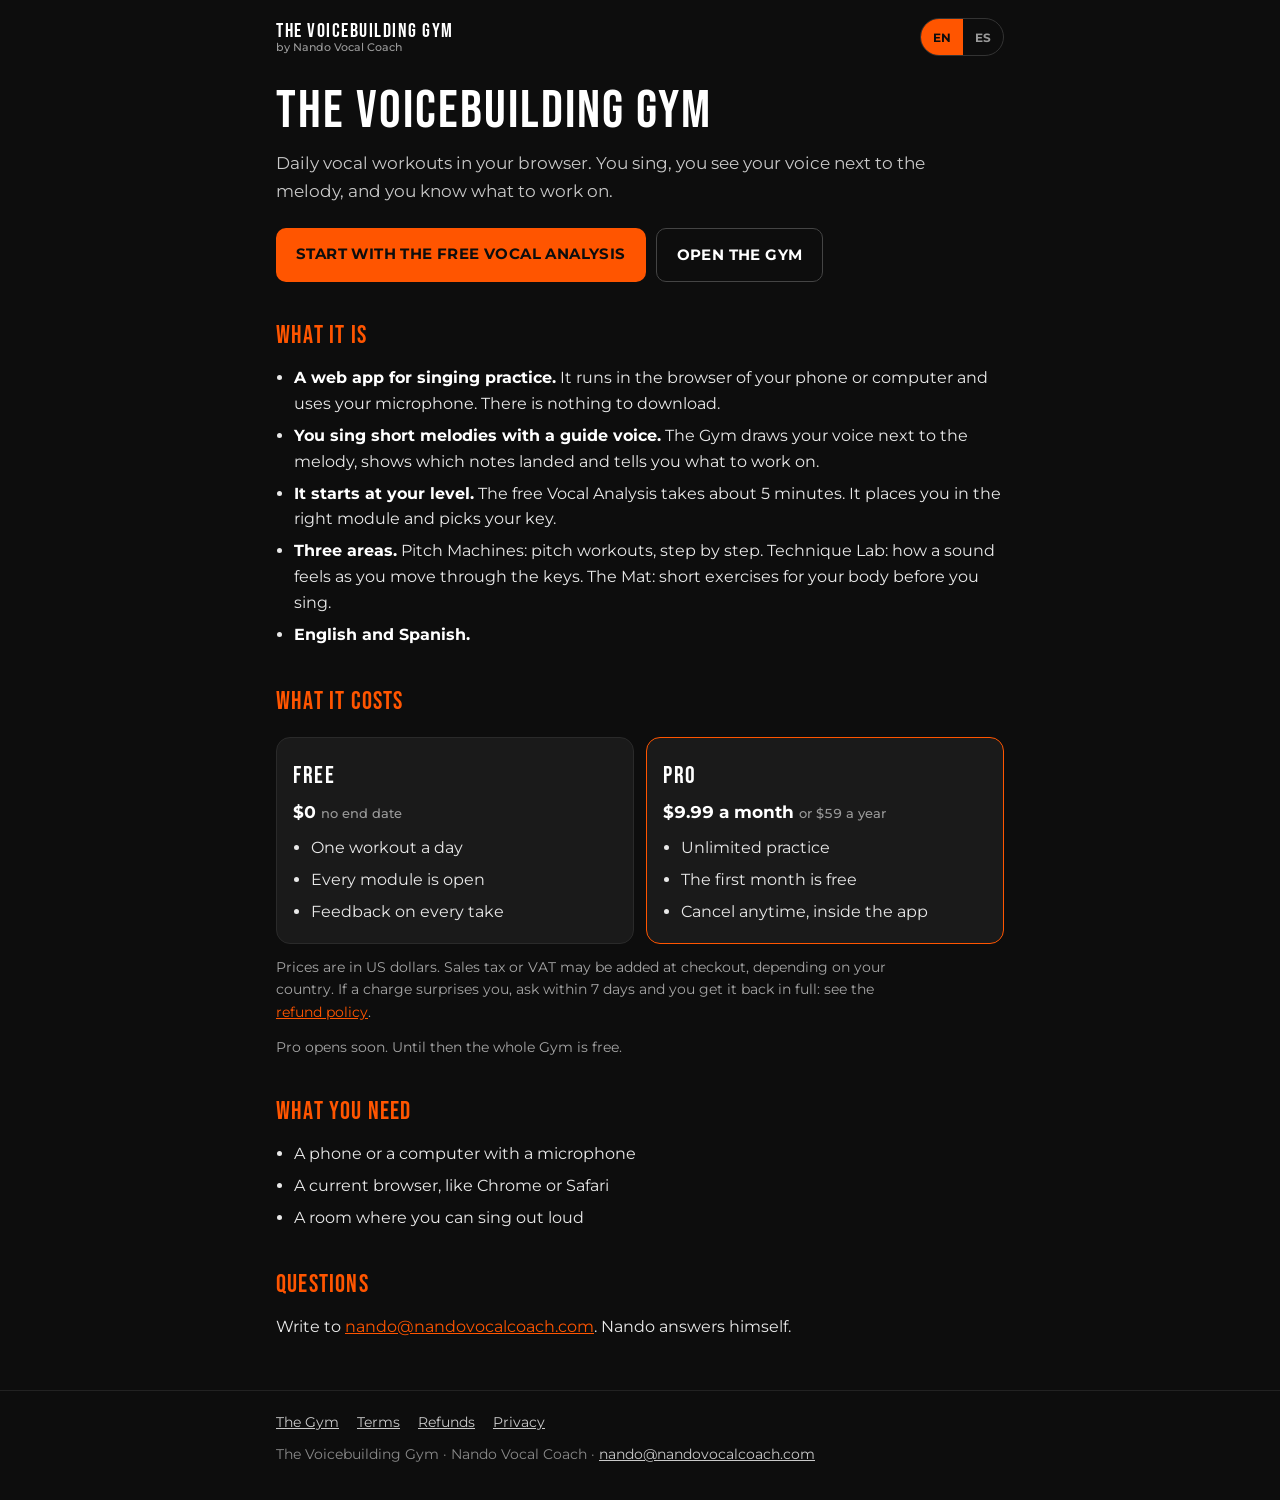
<file: index.html>
<!DOCTYPE html>
<html lang="en" data-lang="en"
      data-title-en="The Voicebuilding Gym | Daily vocal workouts in your browser"
      data-title-es="The Voicebuilding Gym | Entrenamiento vocal diario en tu navegador">
<head>
    <meta charset="UTF-8" />
    <meta name="viewport" content="width=device-width, initial-scale=1.0" />
    <title>The Voicebuilding Gym | Daily vocal workouts in your browser</title>
    <meta name="description" content="A web app for singing practice. Sing short melodies with a guide voice, see your voice next to the melody and know what to work on. Free: one workout a day. Pro: unlimited practice." />
    <link rel="canonical" href="https://gym.nandovocalcoach.com/" />
    <link href="https://fonts.googleapis.com/css2?family=Bebas+Neue&family=Montserrat:wght@400;500;700&display=swap" rel="stylesheet" />
    <link rel="icon" type="image/png" href="favicon.png" />
    <link rel="stylesheet" href="gym-pages.css" />
    <script src="gym-pages.js"></script>
</head>
<body>
    <header class="gp-top">
        <a class="gp-brand" href="./" data-keep-lang>THE VOICEBUILDING GYM<small>by Nando Vocal Coach</small></a>
        <div class="gp-lang" role="group" aria-label="Language">
            <button type="button" data-set="en">EN</button>
            <button type="button" data-set="es">ES</button>
        </div>
    </header>

    <main>
        <!-- ───────────── English ───────────── -->
        <div class="en" lang="en">
            <h1>The Voicebuilding Gym</h1>
            <p class="gp-sub">Daily vocal workouts in your browser. You sing, you see your voice next to the melody, and you know what to work on.</p>

            <div class="gp-cta">
                <a class="gp-btn" href="https://nandovocalcoach.com/vocal-analysis">START WITH THE FREE VOCAL ANALYSIS</a>
                <a class="gp-btn ghost" href="https://app.nandovocalcoach.com/exercise">OPEN THE GYM</a>
            </div>

            <h2>What it is</h2>
            <ul>
                <li><strong>A web app for singing practice.</strong> It runs in the browser of your phone or computer and uses your microphone. There is nothing to download.</li>
                <li><strong>You sing short melodies with a guide voice.</strong> The Gym draws your voice next to the melody, shows which notes landed and tells you what to work on.</li>
                <li><strong>It starts at your level.</strong> The free Vocal Analysis takes about 5 minutes. It places you in the right module and picks your key.</li>
                <li><strong>Three areas.</strong> Pitch Machines: pitch workouts, step by step. Technique Lab: how a sound feels as you move through the keys. The Mat: short exercises for your body before you sing.</li>
                <li><strong>English and Spanish.</strong></li>
            </ul>

            <h2>What it costs</h2>
            <div class="gp-cards">
                <div class="gp-card">
                    <h3>Free</h3>
                    <div class="gp-price">$0 <small>no end date</small></div>
                    <ul>
                        <li>One workout a day</li>
                        <li>Every module is open</li>
                        <li>Feedback on every take</li>
                    </ul>
                </div>
                <div class="gp-card pro">
                    <h3>Pro</h3>
                    <div class="gp-price">$9.99 a month <small>or $59 a year</small></div>
                    <ul>
                        <li>Unlimited practice</li>
                        <li>The first month is free</li>
                        <li>Cancel anytime, inside the app</li>
                    </ul>
                </div>
            </div>
            <p class="gp-note">Prices are in US dollars. Sales tax or VAT may be added at checkout, depending on your country. If a charge surprises you, ask within 7 days and you get it back in full: see the <a href="refunds.html" data-keep-lang>refund policy</a>.</p>
            <p class="gp-note">Pro opens soon. Until then the whole Gym is free.</p>

            <h2>What you need</h2>
            <ul>
                <li>A phone or a computer with a microphone</li>
                <li>A current browser, like Chrome or Safari</li>
                <li>A room where you can sing out loud</li>
            </ul>

            <h2>Questions</h2>
            <p>Write to <a href="mailto:nando@nandovocalcoach.com">nando@nandovocalcoach.com</a>. Nando answers himself.</p>
        </div>

        <!-- ───────────── Español ───────────── -->
        <div class="es" lang="es">
            <h1>The Voicebuilding Gym</h1>
            <p class="gp-sub">Entrenamiento vocal diario en tu navegador. Cantas, ves tu voz junto a la melodía y sabes qué trabajar.</p>

            <div class="gp-cta">
                <a class="gp-btn" href="https://nandovocalcoach.com/vocal-analysis?lang=es">EMPIEZA CON EL ANÁLISIS VOCAL GRATIS</a>
                <a class="gp-btn ghost" href="https://app.nandovocalcoach.com/exercise">ABRIR EL GYM</a>
            </div>

            <h2>Qué es</h2>
            <ul>
                <li><strong>Una app web para practicar canto.</strong> Funciona en el navegador de tu celular o tu computador y usa tu micrófono. No hay nada que descargar.</li>
                <li><strong>Cantas melodías cortas con una voz guía.</strong> El Gym dibuja tu voz junto a la melodía, te muestra qué notas lograste y te dice qué trabajar.</li>
                <li><strong>Empieza en tu nivel.</strong> El Análisis Vocal gratis toma unos 5 minutos. Te ubica en el módulo correcto y elige tu tonalidad.</li>
                <li><strong>Tres áreas.</strong> Máquinas de afinación: entrenamientos de afinación, paso a paso. Lab de Técnica: cómo se siente un sonido mientras pasas por las tonalidades. El mat: ejercicios cortos para tu cuerpo antes de cantar.</li>
                <li><strong>En inglés y en español.</strong></li>
            </ul>

            <h2>Cuánto cuesta</h2>
            <div class="gp-cards">
                <div class="gp-card">
                    <h3>Gratis</h3>
                    <div class="gp-price">$0 <small>sin fecha de fin</small></div>
                    <ul>
                        <li>Un entrenamiento vocal al día</li>
                        <li>Todos los módulos abiertos</li>
                        <li>Comentarios en cada grabación</li>
                    </ul>
                </div>
                <div class="gp-card pro">
                    <h3>Pro</h3>
                    <div class="gp-price">$9.99 al mes <small>o $59 al año</small></div>
                    <ul>
                        <li>Práctica sin límite</li>
                        <li>El primer mes es gratis</li>
                        <li>Cancela cuando quieras, dentro de la app</li>
                    </ul>
                </div>
            </div>
            <p class="gp-note">Los precios están en dólares de Estados Unidos. Según tu país, en el pago se puede sumar el impuesto a las ventas o el IVA. Si un cobro te sorprende, pídelo dentro de los 7 días y te lo devolvemos completo: mira la <a href="refunds.html" data-keep-lang>política de reembolsos</a>.</p>
            <p class="gp-note">Pro abre pronto. Hasta entonces todo el Gym es gratis.</p>

            <h2>Qué necesitas</h2>
            <ul>
                <li>Un celular o un computador con micrófono</li>
                <li>Un navegador actual, como Chrome o Safari</li>
                <li>Un lugar donde puedas cantar en voz alta</li>
            </ul>

            <h2>Preguntas</h2>
            <p>Escribe a <a href="mailto:nando@nandovocalcoach.com">nando@nandovocalcoach.com</a>. Nando responde él mismo.</p>
        </div>
    </main>

    <footer>
        <div class="gp-foot">
            <nav class="en" lang="en" aria-label="Pages">
                <a href="./" data-keep-lang>The Gym</a>
                <a href="terms.html" data-keep-lang>Terms</a>
                <a href="refunds.html" data-keep-lang>Refunds</a>
                <a href="privacy.html" data-keep-lang>Privacy</a>
            </nav>
            <nav class="es" lang="es" aria-label="Páginas">
                <a href="./" data-keep-lang>El Gym</a>
                <a href="terms.html" data-keep-lang>Términos</a>
                <a href="refunds.html" data-keep-lang>Reembolsos</a>
                <a href="privacy.html" data-keep-lang>Privacidad</a>
            </nav>
            <div>The Voicebuilding Gym · Nando Vocal Coach · <a href="mailto:nando@nandovocalcoach.com">nando@nandovocalcoach.com</a></div>
        </div>
    </footer>
</body>
</html>
</file>
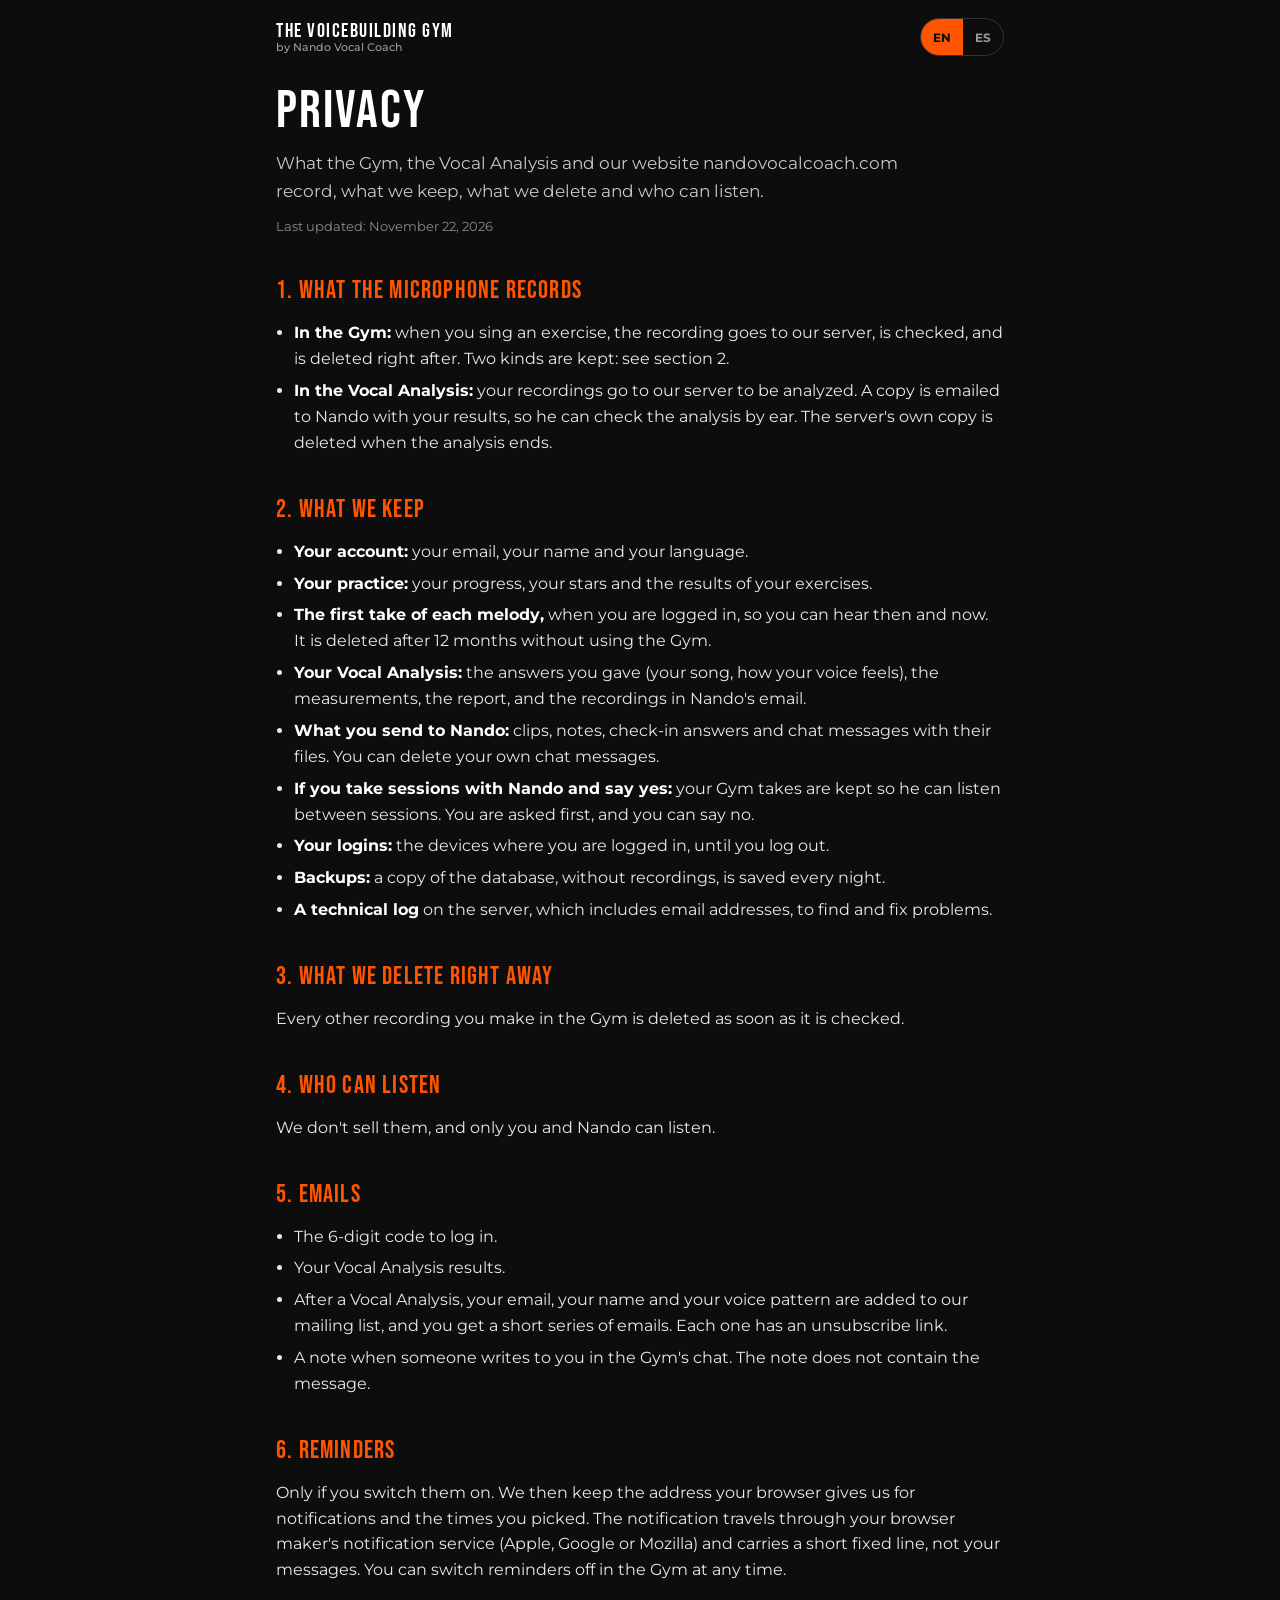
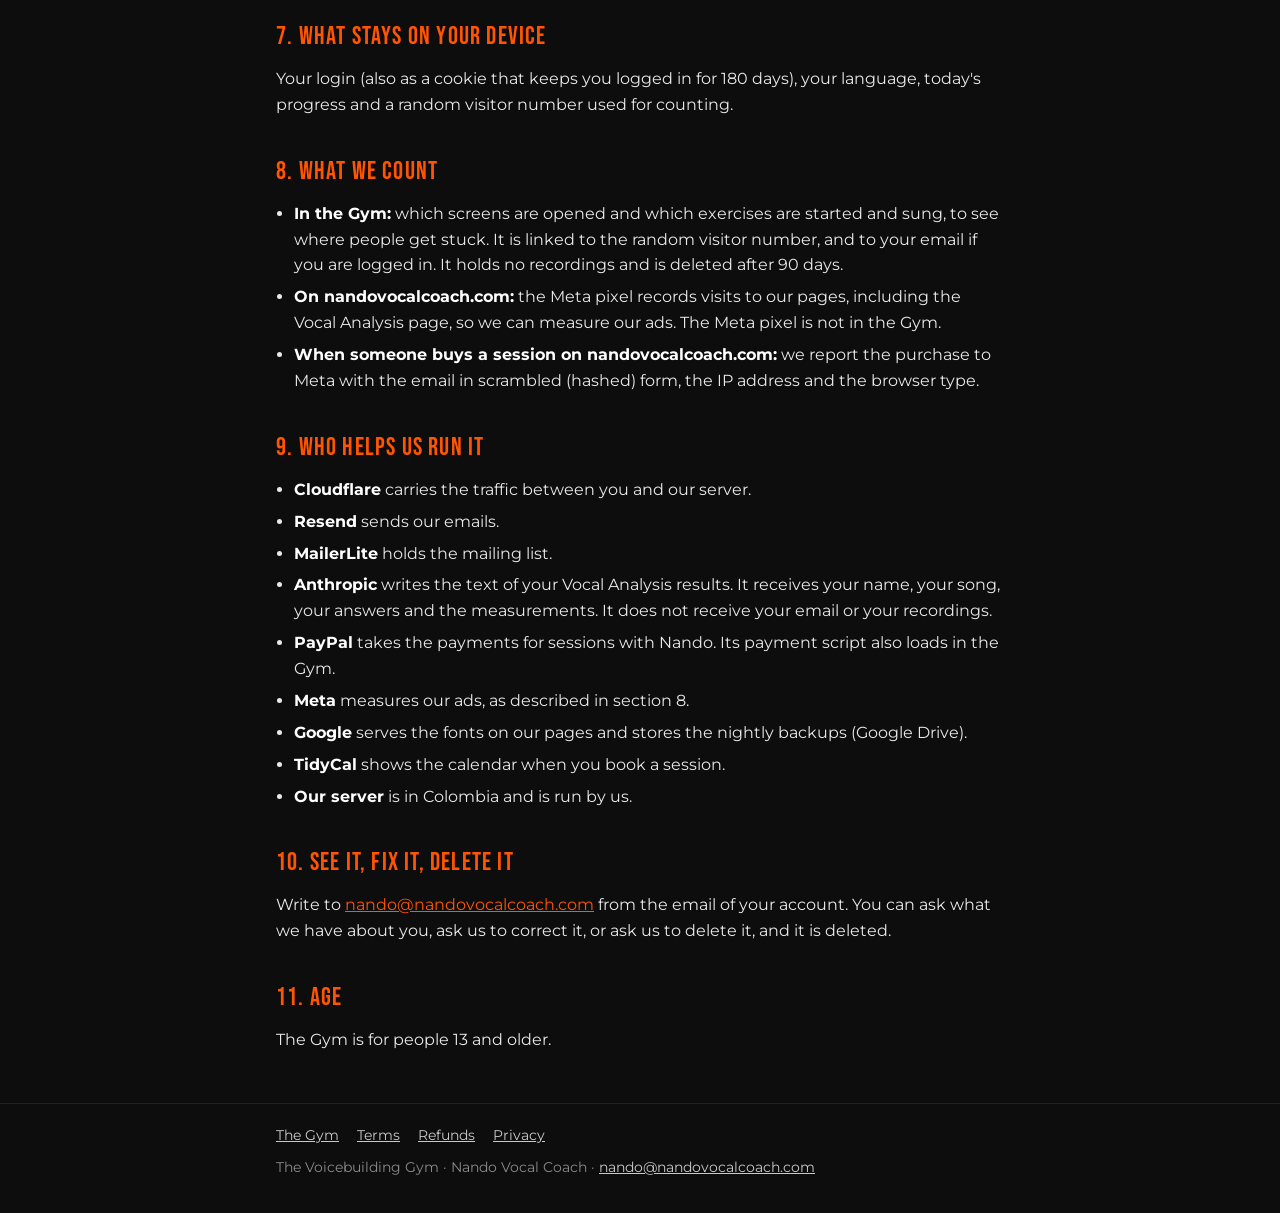
<file: privacy.html>
<!DOCTYPE html>
<html lang="en" data-lang="en"
      data-title-en="Privacy | The Voicebuilding Gym"
      data-title-es="Privacidad | The Voicebuilding Gym">
<head>
    <meta charset="UTF-8" />
    <meta name="viewport" content="width=device-width, initial-scale=1.0" />
    <title>Privacy | The Voicebuilding Gym</title>
    <meta name="description" content="What The Voicebuilding Gym and the Vocal Analysis record, what we keep, what we delete and who can listen." />
    <link rel="canonical" href="https://gym.nandovocalcoach.com/privacy" />
    <link href="https://fonts.googleapis.com/css2?family=Bebas+Neue&family=Montserrat:wght@400;500;700&display=swap" rel="stylesheet" />
    <link rel="icon" type="image/png" href="favicon.png" />
    <link rel="stylesheet" href="gym-pages.css" />
    <script src="gym-pages.js"></script>
</head>
<body>
    <header class="gp-top">
        <a class="gp-brand" href="./" data-keep-lang>THE VOICEBUILDING GYM<small>by Nando Vocal Coach</small></a>
        <div class="gp-lang" role="group" aria-label="Language">
            <button type="button" data-set="en">EN</button>
            <button type="button" data-set="es">ES</button>
        </div>
    </header>

    <main>
        <!-- ───────────── English ───────────── -->
        <div class="en" lang="en">
            <h1>Privacy</h1>
            <p class="gp-sub">What the Gym, the Vocal Analysis and our website nandovocalcoach.com record, what we keep, what we delete and who can listen.</p>
            <p class="gp-date">Last updated: November 22, 2026</p>

            <h2>1. What the microphone records</h2>
            <ul>
                <li><strong>In the Gym:</strong> when you sing an exercise, the recording goes to our server, is checked, and is deleted right after. Two kinds are kept: see section 2.</li>
                <li><strong>In the Vocal Analysis:</strong> your recordings go to our server to be analyzed. A copy is emailed to Nando with your results, so he can check the analysis by ear. The server's own copy is deleted when the analysis ends.</li>
            </ul>

            <h2>2. What we keep</h2>
            <ul>
                <li><strong>Your account:</strong> your email, your name and your language.</li>
                <li><strong>Your practice:</strong> your progress, your stars and the results of your exercises.</li>
                <li><strong>The first take of each melody,</strong> when you are logged in, so you can hear then and now. It is deleted after 12 months without using the Gym.</li>
                <li><strong>Your Vocal Analysis:</strong> the answers you gave (your song, how your voice feels), the measurements, the report, and the recordings in Nando's email.</li>
                <li><strong>What you send to Nando:</strong> clips, notes, check-in answers and chat messages with their files. You can delete your own chat messages.</li>
                <li><strong>If you take sessions with Nando and say yes:</strong> your Gym takes are kept so he can listen between sessions. You are asked first, and you can say no.</li>
                <li><strong>Your logins:</strong> the devices where you are logged in, until you log out.</li>
                <li><strong>Backups:</strong> a copy of the database, without recordings, is saved every night.</li>
                <li><strong>A technical log</strong> on the server, which includes email addresses, to find and fix problems.</li>
            </ul>

            <h2>3. What we delete right away</h2>
            <p>Every other recording you make in the Gym is deleted as soon as it is checked.</p>

            <h2>4. Who can listen</h2>
            <p>We don't sell them, and only you and Nando can listen.</p>

            <h2>5. Emails</h2>
            <ul>
                <li>The 6-digit code to log in.</li>
                <li>Your Vocal Analysis results.</li>
                <li>After a Vocal Analysis, your email, your name and your voice pattern are added to our mailing list, and you get a short series of emails. Each one has an unsubscribe link.</li>
                <li>A note when someone writes to you in the Gym's chat. The note does not contain the message.</li>
            </ul>

            <h2>6. Reminders</h2>
            <p>Only if you switch them on. We then keep the address your browser gives us for notifications and the times you picked. The notification travels through your browser maker's notification service (Apple, Google or Mozilla) and carries a short fixed line, not your messages. You can switch reminders off in the Gym at any time.</p>

            <h2>7. What stays on your device</h2>
            <p>Your login (also as a cookie that keeps you logged in for 180 days), your language, today's progress and a random visitor number used for counting.</p>

            <h2>8. What we count</h2>
            <ul>
                <li><strong>In the Gym:</strong> which screens are opened and which exercises are started and sung, to see where people get stuck. It is linked to the random visitor number, and to your email if you are logged in. It holds no recordings and is deleted after 90 days.</li>
                <li><strong>On nandovocalcoach.com:</strong> the Meta pixel records visits to our pages, including the Vocal Analysis page, so we can measure our ads. The Meta pixel is not in the Gym.</li>
                <li><strong>When someone buys a session on nandovocalcoach.com:</strong> we report the purchase to Meta with the email in scrambled (hashed) form, the IP address and the browser type.</li>
            </ul>

            <h2>9. Who helps us run it</h2>
            <ul>
                <li><strong>Cloudflare</strong> carries the traffic between you and our server.</li>
                <li><strong>Resend</strong> sends our emails.</li>
                <li><strong>MailerLite</strong> holds the mailing list.</li>
                <li><strong>Anthropic</strong> writes the text of your Vocal Analysis results. It receives your name, your song, your answers and the measurements. It does not receive your email or your recordings.</li>
                <li><strong>PayPal</strong> takes the payments for sessions with Nando. Its payment script also loads in the Gym.</li>
                <li><strong>Meta</strong> measures our ads, as described in section 8.</li>
                <li><strong>Google</strong> serves the fonts on our pages and stores the nightly backups (Google Drive).</li>
                <li><strong>TidyCal</strong> shows the calendar when you book a session.</li>
                <li><strong>Our server</strong> is in Colombia and is run by us.</li>
            </ul>

            <h2>10. See it, fix it, delete it</h2>
            <p>Write to <a href="mailto:nando@nandovocalcoach.com">nando@nandovocalcoach.com</a> from the email of your account. You can ask what we have about you, ask us to correct it, or ask us to delete it, and it is deleted.</p>

            <h2>11. Age</h2>
            <p>The Gym is for people 13 and older.</p>
        </div>

        <!-- ───────────── Español ───────────── -->
        <div class="es" lang="es">
            <h1>Privacidad</h1>
            <p class="gp-sub">Qué graban el Gym, el Análisis Vocal y nuestro sitio web nandovocalcoach.com, qué guardamos, qué borramos y quién puede escuchar.</p>
            <p class="gp-date">Última actualización: 22 de noviembre de 2026</p>

            <h2>1. Qué graba el micrófono</h2>
            <ul>
                <li><strong>En el Gym:</strong> cuando cantas un ejercicio, la grabación va a nuestro servidor, se revisa y se borra enseguida. Dos tipos se guardan: mira la sección 2.</li>
                <li><strong>En el Análisis Vocal:</strong> tus grabaciones van a nuestro servidor para analizarlas. Una copia le llega a Nando por correo con tus resultados, para que pueda revisar el análisis de oído. La copia del servidor se borra cuando termina el análisis.</li>
            </ul>

            <h2>2. Qué guardamos</h2>
            <ul>
                <li><strong>Tu cuenta:</strong> tu correo, tu nombre y tu idioma.</li>
                <li><strong>Tu práctica:</strong> tu progreso, tus estrellas y los resultados de tus ejercicios.</li>
                <li><strong>La primera grabación de cada melodía,</strong> cuando tienes la sesión iniciada, para que puedas escuchar el antes y el ahora. Se borra después de 12 meses sin usar el Gym.</li>
                <li><strong>Tu Análisis Vocal:</strong> las respuestas que diste (tu canción, cómo sientes tu voz), las mediciones, el informe y las grabaciones en el correo de Nando.</li>
                <li><strong>Lo que le envías a Nando:</strong> clips, notas, respuestas de seguimiento y mensajes del chat con sus archivos. Puedes borrar tus propios mensajes del chat.</li>
                <li><strong>Si tomas sesiones con Nando y dices que sí:</strong> tus grabaciones del Gym se guardan para que él pueda escucharlas entre sesiones. Primero se te pregunta, y puedes decir que no.</li>
                <li><strong>Tus inicios de sesión:</strong> los dispositivos donde tienes la sesión iniciada, hasta que la cierres.</li>
                <li><strong>Copias de seguridad:</strong> cada noche se guarda una copia de la base de datos, sin grabaciones.</li>
                <li><strong>Un registro técnico</strong> en el servidor, que incluye correos, para encontrar y arreglar problemas.</li>
            </ul>

            <h2>3. Qué borramos enseguida</h2>
            <p>Cualquier otra grabación que hagas en el Gym se borra apenas se revisa.</p>

            <h2>4. Quién puede escuchar</h2>
            <p>No las vendemos, y solo tú y Nando pueden escucharlas.</p>

            <h2>5. Correos</h2>
            <ul>
                <li>El código de 6 dígitos para entrar.</li>
                <li>Los resultados de tu Análisis Vocal.</li>
                <li>Después de un Análisis Vocal, tu correo, tu nombre y tu patrón de voz entran a nuestra lista de correo, y recibes una serie corta de correos. Cada uno trae un enlace para darte de baja.</li>
                <li>Un aviso cuando alguien te escribe en el chat del Gym. El aviso no trae el mensaje.</li>
            </ul>

            <h2>6. Recordatorios</h2>
            <p>Solo si los activas. En ese caso guardamos la dirección que tu navegador nos da para las notificaciones y las horas que elegiste. La notificación viaja por el servicio de notificaciones del fabricante de tu navegador (Apple, Google o Mozilla) y trae una línea corta y fija, no tus mensajes. Puedes desactivar los recordatorios en el Gym cuando quieras.</p>

            <h2>7. Qué se queda en tu dispositivo</h2>
            <p>Tu inicio de sesión (también como una cookie que te mantiene dentro durante 180 días), tu idioma, el progreso de hoy y un número de visitante al azar que se usa para contar.</p>

            <h2>8. Qué contamos</h2>
            <ul>
                <li><strong>En el Gym:</strong> qué pantallas se abren y qué ejercicios se empiezan y se cantan, para ver dónde se traba la gente. Va unido al número de visitante al azar, y a tu correo si tienes la sesión iniciada. No contiene grabaciones y se borra a los 90 días.</li>
                <li><strong>En nandovocalcoach.com:</strong> el píxel de Meta registra las visitas a nuestras páginas, incluida la del Análisis Vocal, para medir nuestros anuncios. El píxel de Meta no está en el Gym.</li>
                <li><strong>Cuando alguien compra una sesión en nandovocalcoach.com:</strong> le informamos la compra a Meta con el correo en forma codificada (hash), la dirección IP y el tipo de navegador.</li>
            </ul>

            <h2>9. Quién nos ayuda a operarlo</h2>
            <ul>
                <li><strong>Cloudflare</strong> lleva el tráfico entre tú y nuestro servidor.</li>
                <li><strong>Resend</strong> envía nuestros correos.</li>
                <li><strong>MailerLite</strong> guarda la lista de correo.</li>
                <li><strong>Anthropic</strong> escribe el texto de los resultados de tu Análisis Vocal. Recibe tu nombre, tu canción, tus respuestas y las mediciones. No recibe tu correo ni tus grabaciones.</li>
                <li><strong>PayPal</strong> recibe los pagos de las sesiones con Nando. Su script de pagos también se carga en el Gym.</li>
                <li><strong>Meta</strong> mide nuestros anuncios, como se describe en la sección 8.</li>
                <li><strong>Google</strong> sirve las fuentes de nuestras páginas y guarda las copias de seguridad de cada noche (Google Drive).</li>
                <li><strong>TidyCal</strong> muestra el calendario cuando reservas una sesión.</li>
                <li><strong>Nuestro servidor</strong> está en Colombia y lo operamos nosotros.</li>
            </ul>

            <h2>10. Verlo, corregirlo, borrarlo</h2>
            <p>Escribe a <a href="mailto:nando@nandovocalcoach.com">nando@nandovocalcoach.com</a> desde el correo de tu cuenta. Puedes preguntar qué tenemos sobre ti, pedir que lo corrijamos o pedir que lo borremos, y se borra.</p>

            <h2>11. Edad</h2>
            <p>El Gym es para personas de 13 años o más.</p>
        </div>
    </main>

    <footer>
        <div class="gp-foot">
            <nav class="en" lang="en" aria-label="Pages">
                <a href="./" data-keep-lang>The Gym</a>
                <a href="terms.html" data-keep-lang>Terms</a>
                <a href="refunds.html" data-keep-lang>Refunds</a>
                <a href="privacy.html" data-keep-lang>Privacy</a>
            </nav>
            <nav class="es" lang="es" aria-label="Páginas">
                <a href="./" data-keep-lang>El Gym</a>
                <a href="terms.html" data-keep-lang>Términos</a>
                <a href="refunds.html" data-keep-lang>Reembolsos</a>
                <a href="privacy.html" data-keep-lang>Privacidad</a>
            </nav>
            <div>The Voicebuilding Gym · Nando Vocal Coach · <a href="mailto:nando@nandovocalcoach.com">nando@nandovocalcoach.com</a></div>
        </div>
    </footer>
</body>
</html>
</file>
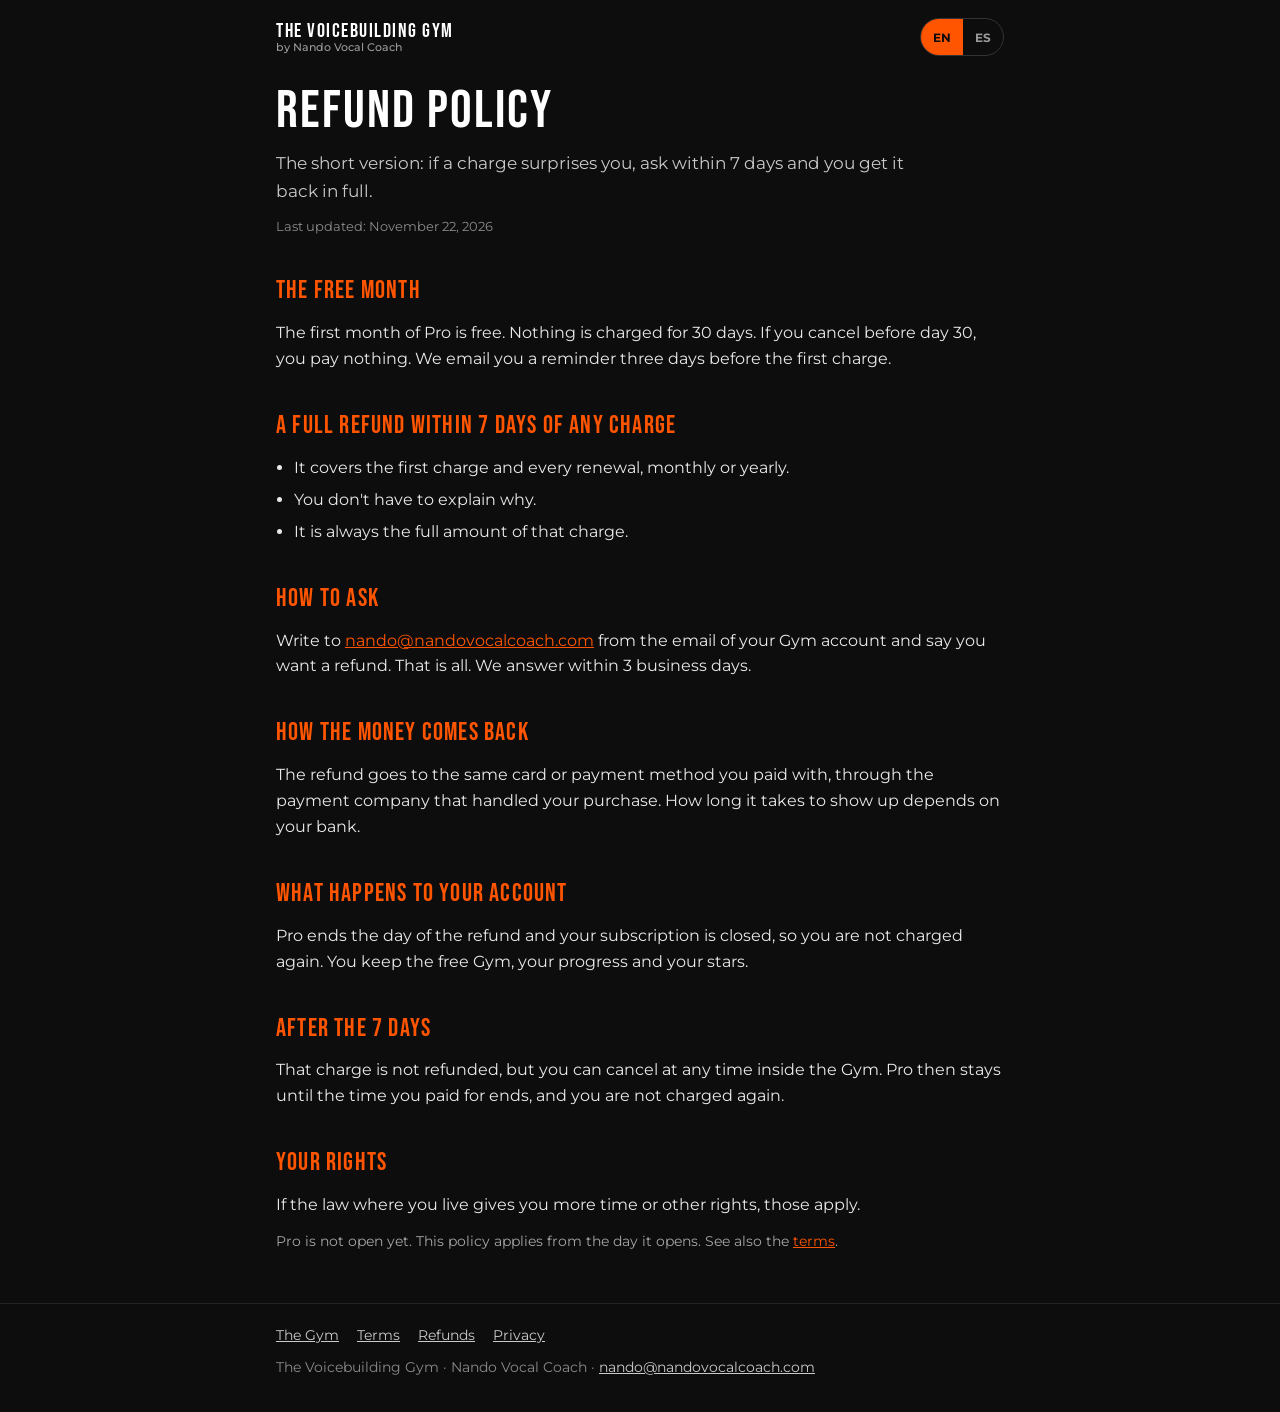
<file: refunds.html>
<!DOCTYPE html>
<html lang="en" data-lang="en"
      data-title-en="Refund Policy | The Voicebuilding Gym"
      data-title-es="Política de reembolsos | The Voicebuilding Gym">
<head>
    <meta charset="UTF-8" />
    <meta name="viewport" content="width=device-width, initial-scale=1.0" />
    <title>Refund Policy | The Voicebuilding Gym</title>
    <meta name="description" content="If a charge for The Voicebuilding Gym Pro surprises you, ask within 7 days and you get it back in full." />
    <link rel="canonical" href="https://gym.nandovocalcoach.com/refunds" />
    <link href="https://fonts.googleapis.com/css2?family=Bebas+Neue&family=Montserrat:wght@400;500;700&display=swap" rel="stylesheet" />
    <link rel="icon" type="image/png" href="favicon.png" />
    <link rel="stylesheet" href="gym-pages.css" />
    <script src="gym-pages.js"></script>
</head>
<body>
    <header class="gp-top">
        <a class="gp-brand" href="./" data-keep-lang>THE VOICEBUILDING GYM<small>by Nando Vocal Coach</small></a>
        <div class="gp-lang" role="group" aria-label="Language">
            <button type="button" data-set="en">EN</button>
            <button type="button" data-set="es">ES</button>
        </div>
    </header>

    <main>
        <!-- ───────────── English ───────────── -->
        <div class="en" lang="en">
            <h1>Refund Policy</h1>
            <p class="gp-sub">The short version: if a charge surprises you, ask within 7 days and you get it back in full.</p>
            <p class="gp-date">Last updated: November 22, 2026</p>

            <h2>The free month</h2>
            <p>The first month of Pro is free. Nothing is charged for 30 days. If you cancel before day 30, you pay nothing. We email you a reminder three days before the first charge.</p>

            <h2>A full refund within 7 days of any charge</h2>
            <ul>
                <li>It covers the first charge and every renewal, monthly or yearly.</li>
                <li>You don't have to explain why.</li>
                <li>It is always the full amount of that charge.</li>
            </ul>

            <h2>How to ask</h2>
            <p>Write to <a href="mailto:nando@nandovocalcoach.com">nando@nandovocalcoach.com</a> from the email of your Gym account and say you want a refund. That is all. We answer within 3 business days.</p>

            <h2>How the money comes back</h2>
            <p>The refund goes to the same card or payment method you paid with, through the payment company that handled your purchase. How long it takes to show up depends on your bank.</p>

            <h2>What happens to your account</h2>
            <p>Pro ends the day of the refund and your subscription is closed, so you are not charged again. You keep the free Gym, your progress and your stars.</p>

            <h2>After the 7 days</h2>
            <p>That charge is not refunded, but you can cancel at any time inside the Gym. Pro then stays until the time you paid for ends, and you are not charged again.</p>

            <h2>Your rights</h2>
            <p>If the law where you live gives you more time or other rights, those apply.</p>

            <p class="gp-note">Pro is not open yet. This policy applies from the day it opens. See also the <a href="terms.html" data-keep-lang>terms</a>.</p>
        </div>

        <!-- ───────────── Español ───────────── -->
        <div class="es" lang="es">
            <h1>Política de reembolsos</h1>
            <p class="gp-sub">La versión corta: si un cobro te sorprende, pídelo dentro de los 7 días y te lo devolvemos completo.</p>
            <p class="gp-date">Última actualización: 22 de noviembre de 2026</p>

            <h2>El mes gratis</h2>
            <p>El primer mes de Pro es gratis. No se cobra nada durante 30 días. Si cancelas antes del día 30, no pagas nada. Te enviamos un correo de recordatorio tres días antes del primer cobro.</p>

            <h2>Reembolso completo dentro de los 7 días de cualquier cobro</h2>
            <ul>
                <li>Cubre el primer cobro y cada renovación, mensual o anual.</li>
                <li>No tienes que explicar por qué.</li>
                <li>Siempre es el valor completo de ese cobro.</li>
            </ul>

            <h2>Cómo pedirlo</h2>
            <p>Escribe a <a href="mailto:nando@nandovocalcoach.com">nando@nandovocalcoach.com</a> desde el correo de tu cuenta del Gym y di que quieres un reembolso. Eso es todo. Respondemos en máximo 3 días hábiles.</p>

            <h2>Cómo vuelve el dinero</h2>
            <p>El reembolso llega a la misma tarjeta o medio de pago con el que pagaste, a través de la empresa de pagos que manejó tu compra. Cuánto tarda en verse depende de tu banco.</p>

            <h2>Qué pasa con tu cuenta</h2>
            <p>Pro termina el día del reembolso y tu suscripción se cierra, así que no se te vuelve a cobrar. Conservas el Gym gratis, tu progreso y tus estrellas.</p>

            <h2>Después de los 7 días</h2>
            <p>Ese cobro no se devuelve, pero puedes cancelar en cualquier momento dentro del Gym. Pro sigue hasta que termine el tiempo que pagaste, y no se te vuelve a cobrar.</p>

            <h2>Tus derechos</h2>
            <p>Si la ley del lugar donde vives te da más tiempo u otros derechos, esos aplican.</p>

            <p class="gp-note">Pro todavía no está abierto. Esta política aplica desde el día en que abra. Mira también los <a href="terms.html" data-keep-lang>términos</a>.</p>
        </div>
    </main>

    <footer>
        <div class="gp-foot">
            <nav class="en" lang="en" aria-label="Pages">
                <a href="./" data-keep-lang>The Gym</a>
                <a href="terms.html" data-keep-lang>Terms</a>
                <a href="refunds.html" data-keep-lang>Refunds</a>
                <a href="privacy.html" data-keep-lang>Privacy</a>
            </nav>
            <nav class="es" lang="es" aria-label="Páginas">
                <a href="./" data-keep-lang>El Gym</a>
                <a href="terms.html" data-keep-lang>Términos</a>
                <a href="refunds.html" data-keep-lang>Reembolsos</a>
                <a href="privacy.html" data-keep-lang>Privacidad</a>
            </nav>
            <div>The Voicebuilding Gym · Nando Vocal Coach · <a href="mailto:nando@nandovocalcoach.com">nando@nandovocalcoach.com</a></div>
        </div>
    </footer>
</body>
</html>
</file>
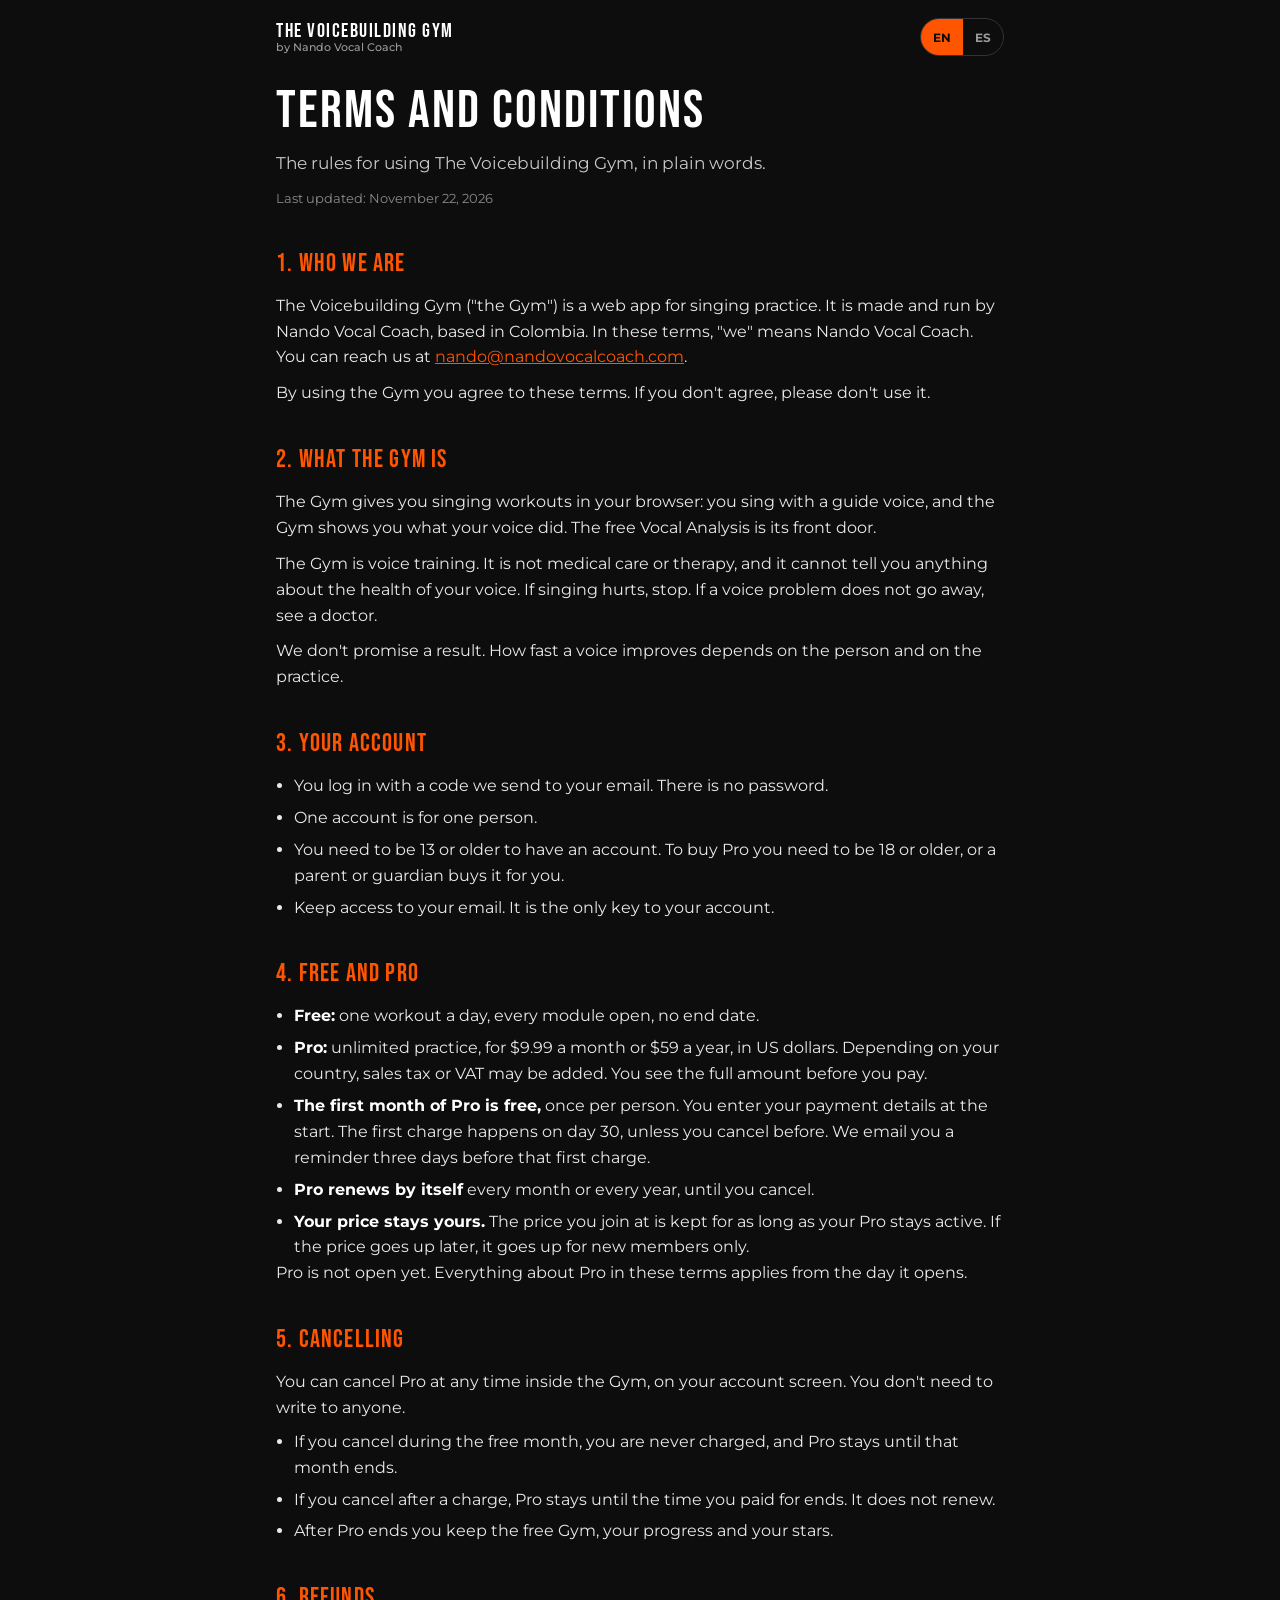
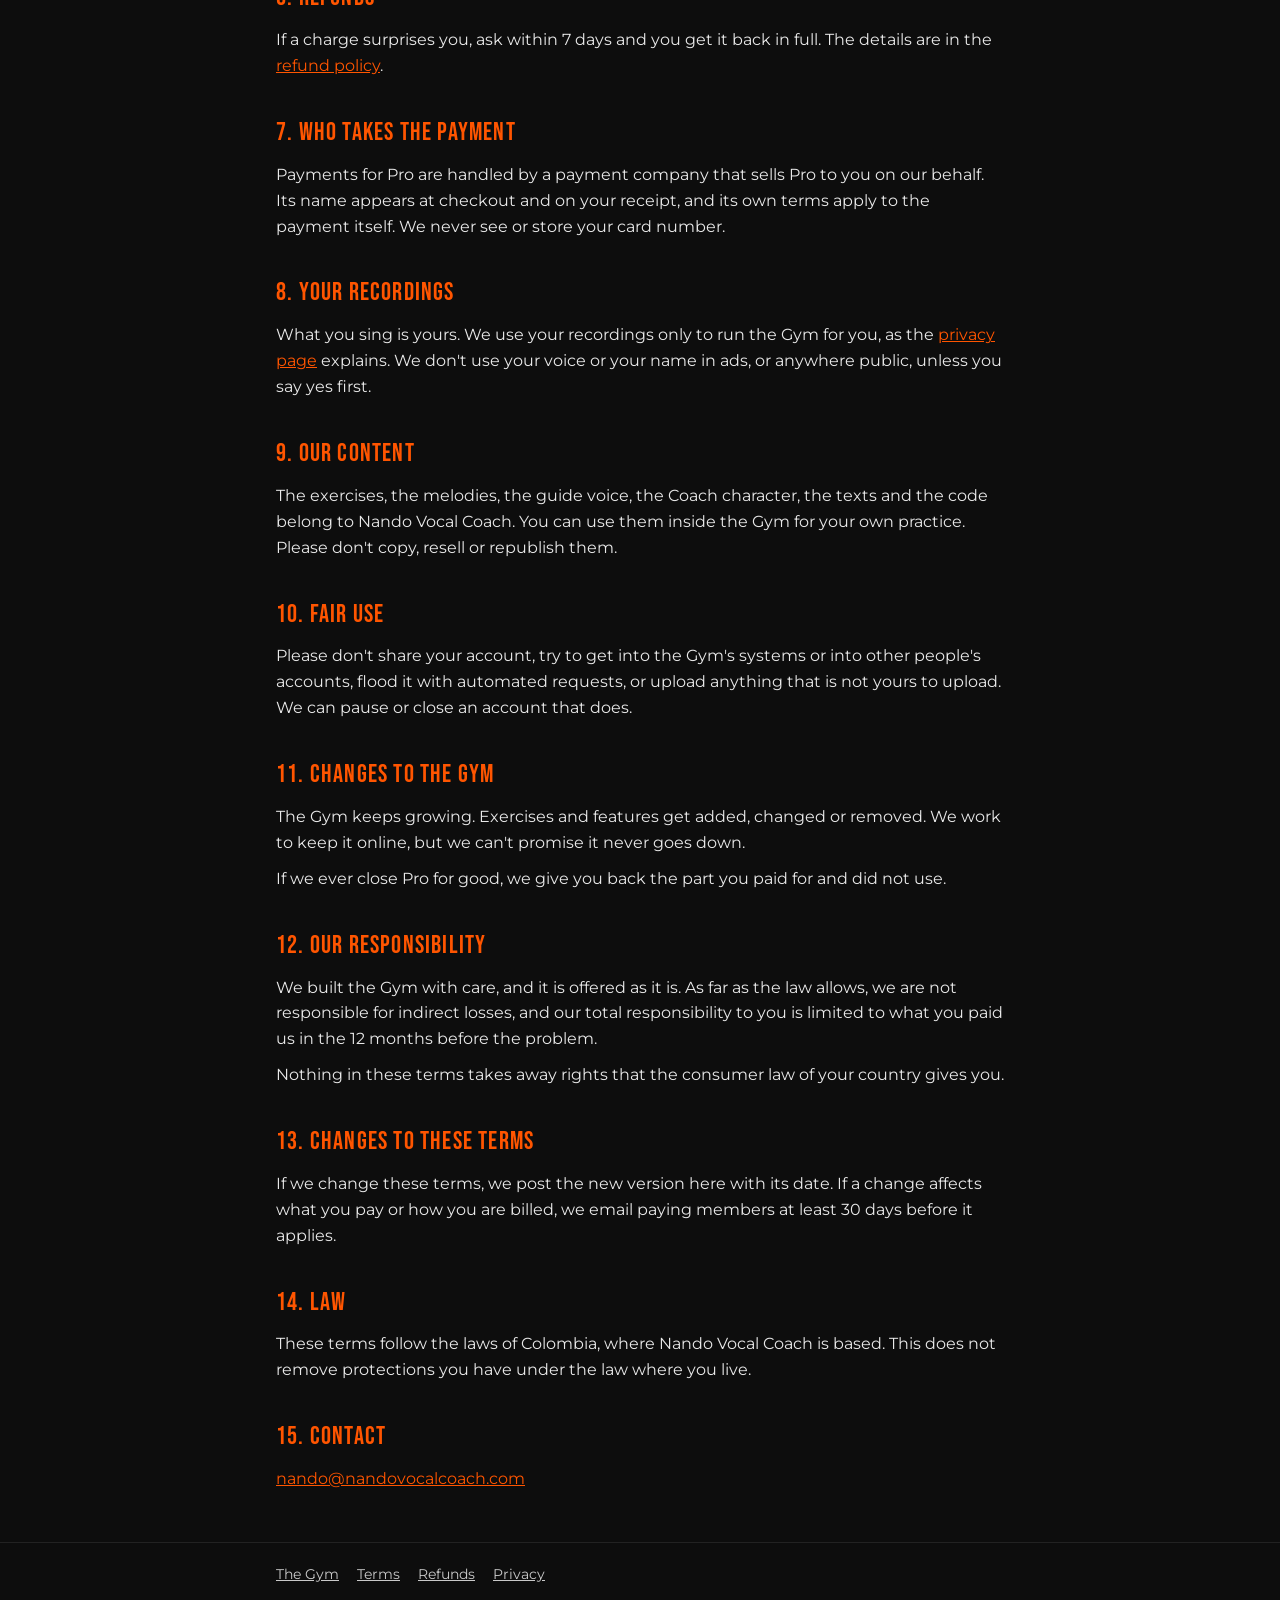
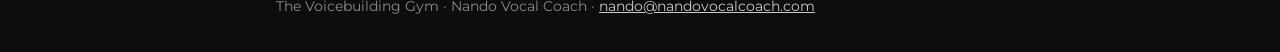
<file: terms.html>
<!DOCTYPE html>
<html lang="en" data-lang="en"
      data-title-en="Terms | The Voicebuilding Gym"
      data-title-es="Términos | The Voicebuilding Gym">
<head>
    <meta charset="UTF-8" />
    <meta name="viewport" content="width=device-width, initial-scale=1.0" />
    <title>Terms | The Voicebuilding Gym</title>
    <meta name="description" content="The rules for using The Voicebuilding Gym, in plain words." />
    <link rel="canonical" href="https://gym.nandovocalcoach.com/terms" />
    <link href="https://fonts.googleapis.com/css2?family=Bebas+Neue&family=Montserrat:wght@400;500;700&display=swap" rel="stylesheet" />
    <link rel="icon" type="image/png" href="favicon.png" />
    <link rel="stylesheet" href="gym-pages.css" />
    <script src="gym-pages.js"></script>
</head>
<body>
    <header class="gp-top">
        <a class="gp-brand" href="./" data-keep-lang>THE VOICEBUILDING GYM<small>by Nando Vocal Coach</small></a>
        <div class="gp-lang" role="group" aria-label="Language">
            <button type="button" data-set="en">EN</button>
            <button type="button" data-set="es">ES</button>
        </div>
    </header>

    <main>
        <!-- ───────────── English ───────────── -->
        <div class="en" lang="en">
            <h1>Terms and Conditions</h1>
            <p class="gp-sub">The rules for using The Voicebuilding Gym, in plain words.</p>
            <p class="gp-date">Last updated: November 22, 2026</p>

            <h2>1. Who we are</h2>
            <p>The Voicebuilding Gym ("the Gym") is a web app for singing practice. It is made and run by Nando Vocal Coach, based in Colombia. In these terms, "we" means Nando Vocal Coach. You can reach us at <a href="mailto:nando@nandovocalcoach.com">nando@nandovocalcoach.com</a>.</p>
            <p>By using the Gym you agree to these terms. If you don't agree, please don't use it.</p>

            <h2>2. What the Gym is</h2>
            <p>The Gym gives you singing workouts in your browser: you sing with a guide voice, and the Gym shows you what your voice did. The free Vocal Analysis is its front door.</p>
            <p>The Gym is voice training. It is not medical care or therapy, and it cannot tell you anything about the health of your voice. If singing hurts, stop. If a voice problem does not go away, see a doctor.</p>
            <p>We don't promise a result. How fast a voice improves depends on the person and on the practice.</p>

            <h2>3. Your account</h2>
            <ul>
                <li>You log in with a code we send to your email. There is no password.</li>
                <li>One account is for one person.</li>
                <li>You need to be 13 or older to have an account. To buy Pro you need to be 18 or older, or a parent or guardian buys it for you.</li>
                <li>Keep access to your email. It is the only key to your account.</li>
            </ul>

            <h2>4. Free and Pro</h2>
            <ul>
                <li><strong>Free:</strong> one workout a day, every module open, no end date.</li>
                <li><strong>Pro:</strong> unlimited practice, for $9.99 a month or $59 a year, in US dollars. Depending on your country, sales tax or VAT may be added. You see the full amount before you pay.</li>
                <li><strong>The first month of Pro is free,</strong> once per person. You enter your payment details at the start. The first charge happens on day 30, unless you cancel before. We email you a reminder three days before that first charge.</li>
                <li><strong>Pro renews by itself</strong> every month or every year, until you cancel.</li>
                <li><strong>Your price stays yours.</strong> The price you join at is kept for as long as your Pro stays active. If the price goes up later, it goes up for new members only.</li>
            </ul>
            <p>Pro is not open yet. Everything about Pro in these terms applies from the day it opens.</p>

            <h2>5. Cancelling</h2>
            <p>You can cancel Pro at any time inside the Gym, on your account screen. You don't need to write to anyone.</p>
            <ul>
                <li>If you cancel during the free month, you are never charged, and Pro stays until that month ends.</li>
                <li>If you cancel after a charge, Pro stays until the time you paid for ends. It does not renew.</li>
                <li>After Pro ends you keep the free Gym, your progress and your stars.</li>
            </ul>

            <h2>6. Refunds</h2>
            <p>If a charge surprises you, ask within 7 days and you get it back in full. The details are in the <a href="refunds.html" data-keep-lang>refund policy</a>.</p>

            <h2>7. Who takes the payment</h2>
            <p>Payments for Pro are handled by a payment company that sells Pro to you on our behalf. Its name appears at checkout and on your receipt, and its own terms apply to the payment itself. We never see or store your card number.</p>

            <h2>8. Your recordings</h2>
            <p>What you sing is yours. We use your recordings only to run the Gym for you, as the <a href="privacy.html" data-keep-lang>privacy page</a> explains. We don't use your voice or your name in ads, or anywhere public, unless you say yes first.</p>

            <h2>9. Our content</h2>
            <p>The exercises, the melodies, the guide voice, the Coach character, the texts and the code belong to Nando Vocal Coach. You can use them inside the Gym for your own practice. Please don't copy, resell or republish them.</p>

            <h2>10. Fair use</h2>
            <p>Please don't share your account, try to get into the Gym's systems or into other people's accounts, flood it with automated requests, or upload anything that is not yours to upload. We can pause or close an account that does.</p>

            <h2>11. Changes to the Gym</h2>
            <p>The Gym keeps growing. Exercises and features get added, changed or removed. We work to keep it online, but we can't promise it never goes down.</p>
            <p>If we ever close Pro for good, we give you back the part you paid for and did not use.</p>

            <h2>12. Our responsibility</h2>
            <p>We built the Gym with care, and it is offered as it is. As far as the law allows, we are not responsible for indirect losses, and our total responsibility to you is limited to what you paid us in the 12 months before the problem.</p>
            <p>Nothing in these terms takes away rights that the consumer law of your country gives you.</p>

            <h2>13. Changes to these terms</h2>
            <p>If we change these terms, we post the new version here with its date. If a change affects what you pay or how you are billed, we email paying members at least 30 days before it applies.</p>

            <h2>14. Law</h2>
            <p>These terms follow the laws of Colombia, where Nando Vocal Coach is based. This does not remove protections you have under the law where you live.</p>

            <h2>15. Contact</h2>
            <p><a href="mailto:nando@nandovocalcoach.com">nando@nandovocalcoach.com</a></p>
        </div>

        <!-- ───────────── Español ───────────── -->
        <div class="es" lang="es">
            <h1>Términos y condiciones</h1>
            <p class="gp-sub">Las reglas para usar The Voicebuilding Gym, en palabras simples.</p>
            <p class="gp-date">Última actualización: 22 de noviembre de 2026</p>

            <h2>1. Quiénes somos</h2>
            <p>The Voicebuilding Gym ("el Gym") es una app web para practicar canto. La hace y la opera Nando Vocal Coach, con sede en Colombia. En estos términos, "nosotros" es Nando Vocal Coach. Puedes escribirnos a <a href="mailto:nando@nandovocalcoach.com">nando@nandovocalcoach.com</a>.</p>
            <p>Al usar el Gym aceptas estos términos. Si no estás de acuerdo, por favor no lo uses.</p>

            <h2>2. Qué es el Gym</h2>
            <p>El Gym te da entrenamientos vocales en tu navegador: cantas con una voz guía y el Gym te muestra lo que hizo tu voz. El Análisis Vocal gratis es su puerta de entrada.</p>
            <p>El Gym es entrenamiento de la voz. No es atención médica ni terapia, y no puede decirte nada sobre la salud de tu voz. Si te duele al cantar, para. Si un problema de voz no se va, consulta a un médico.</p>
            <p>No prometemos un resultado. Qué tan rápido mejora una voz depende de la persona y de la práctica.</p>

            <h2>3. Tu cuenta</h2>
            <ul>
                <li>Entras con un código que enviamos a tu correo. No hay contraseña.</li>
                <li>Una cuenta es para una persona.</li>
                <li>Necesitas tener 13 años o más para tener una cuenta. Para comprar Pro necesitas tener 18 años o más, o que lo compre tu mamá, tu papá o tu tutor.</li>
                <li>Conserva el acceso a tu correo. Es la única llave de tu cuenta.</li>
            </ul>

            <h2>4. Gratis y Pro</h2>
            <ul>
                <li><strong>Gratis:</strong> un entrenamiento vocal al día, todos los módulos abiertos, sin fecha de fin.</li>
                <li><strong>Pro:</strong> práctica sin límite, por $9.99 al mes o $59 al año, en dólares de Estados Unidos. Según tu país, se puede sumar el impuesto a las ventas o el IVA. Ves el valor completo antes de pagar.</li>
                <li><strong>El primer mes de Pro es gratis,</strong> una vez por persona. Pones tus datos de pago al empezar. El primer cobro se hace el día 30, a menos que canceles antes. Te enviamos un correo de recordatorio tres días antes de ese primer cobro.</li>
                <li><strong>Pro se renueva solo</strong> cada mes o cada año, hasta que canceles.</li>
                <li><strong>Tu precio se queda contigo.</strong> El precio con el que entras se mantiene mientras tu Pro siga activo. Si el precio sube después, sube solo para quienes entren nuevos.</li>
            </ul>
            <p>Pro todavía no está abierto. Todo lo que estos términos dicen sobre Pro aplica desde el día en que abra.</p>

            <h2>5. Cancelar</h2>
            <p>Puedes cancelar Pro en cualquier momento dentro del Gym, en la pantalla de tu cuenta. No tienes que escribirle a nadie.</p>
            <ul>
                <li>Si cancelas durante el mes gratis, nunca se te cobra, y Pro sigue hasta que termine ese mes.</li>
                <li>Si cancelas después de un cobro, Pro sigue hasta que termine el tiempo que pagaste. No se renueva.</li>
                <li>Cuando Pro termina conservas el Gym gratis, tu progreso y tus estrellas.</li>
            </ul>

            <h2>6. Reembolsos</h2>
            <p>Si un cobro te sorprende, pídelo dentro de los 7 días y te lo devolvemos completo. Los detalles están en la <a href="refunds.html" data-keep-lang>política de reembolsos</a>.</p>

            <h2>7. Quién recibe el pago</h2>
            <p>Los pagos de Pro los maneja una empresa de pagos que te vende Pro en nuestro nombre. Su nombre aparece en la página de pago y en tu recibo, y sus propios términos aplican al pago. Nosotros nunca vemos ni guardamos el número de tu tarjeta.</p>

            <h2>8. Tus grabaciones</h2>
            <p>Lo que cantas es tuyo. Usamos tus grabaciones solo para que el Gym funcione para ti, como lo explica la <a href="privacy.html" data-keep-lang>página de privacidad</a>. No usamos tu voz ni tu nombre en anuncios ni en ningún lugar público, a menos que primero digas que sí.</p>

            <h2>9. Nuestro contenido</h2>
            <p>Los ejercicios, las melodías, la voz guía, el personaje Coach, los textos y el código son de Nando Vocal Coach. Puedes usarlos dentro del Gym para tu propia práctica. Por favor no los copies, revendas ni publiques en otro lugar.</p>

            <h2>10. Uso justo</h2>
            <p>Por favor no compartas tu cuenta, no intentes entrar a los sistemas del Gym ni a las cuentas de otras personas, no lo satures con solicitudes automáticas y no subas nada que no sea tuyo. Podemos pausar o cerrar una cuenta que lo haga.</p>

            <h2>11. Cambios en el Gym</h2>
            <p>El Gym sigue creciendo. Se agregan, cambian o quitan ejercicios y funciones. Trabajamos para que esté en línea, pero no podemos prometer que nunca se caiga.</p>
            <p>Si algún día cerramos Pro del todo, te devolvemos la parte que pagaste y no usaste.</p>

            <h2>12. Nuestra responsabilidad</h2>
            <p>Hicimos el Gym con cuidado, y se ofrece tal como es. Hasta donde la ley lo permite, no respondemos por pérdidas indirectas, y nuestra responsabilidad total contigo se limita a lo que nos pagaste en los 12 meses anteriores al problema.</p>
            <p>Nada en estos términos te quita los derechos que te da la ley del consumidor de tu país.</p>

            <h2>13. Cambios en estos términos</h2>
            <p>Si cambiamos estos términos, publicamos aquí la nueva versión con su fecha. Si un cambio afecta lo que pagas o la forma en que se te cobra, les escribimos a quienes pagan al menos 30 días antes de que aplique.</p>

            <h2>14. Ley</h2>
            <p>Estos términos siguen las leyes de Colombia, donde tiene su sede Nando Vocal Coach. Esto no te quita las protecciones que tienes bajo la ley del lugar donde vives.</p>

            <h2>15. Contacto</h2>
            <p><a href="mailto:nando@nandovocalcoach.com">nando@nandovocalcoach.com</a></p>
        </div>
    </main>

    <footer>
        <div class="gp-foot">
            <nav class="en" lang="en" aria-label="Pages">
                <a href="./" data-keep-lang>The Gym</a>
                <a href="terms.html" data-keep-lang>Terms</a>
                <a href="refunds.html" data-keep-lang>Refunds</a>
                <a href="privacy.html" data-keep-lang>Privacy</a>
            </nav>
            <nav class="es" lang="es" aria-label="Páginas">
                <a href="./" data-keep-lang>El Gym</a>
                <a href="terms.html" data-keep-lang>Términos</a>
                <a href="refunds.html" data-keep-lang>Reembolsos</a>
                <a href="privacy.html" data-keep-lang>Privacidad</a>
            </nav>
            <div>The Voicebuilding Gym · Nando Vocal Coach · <a href="mailto:nando@nandovocalcoach.com">nando@nandovocalcoach.com</a></div>
        </div>
    </footer>
</body>
</html>
</file>
<file: gym-pages.css>
/* The Voicebuilding Gym: the product page and its three plain pages (terms, refunds, privacy).
   Same colors and fonts as the rest of the site: bg #0d0d0d, card #1a1a1a, orange #FF5500, Bebas Neue + Montserrat. */
* { margin: 0; padding: 0; box-sizing: border-box; }
html { -webkit-text-size-adjust: 100%; }
body { background: #0d0d0d; color: #e9e9e9; font-family: 'Montserrat', system-ui, sans-serif; line-height: 1.65; }
a { color: #FF5500; }
a:focus-visible, button:focus-visible { outline: 2px solid #FF5500; outline-offset: 3px; }

/* one language at a time; English shows when scripts are off */
[data-lang="en"] .es, [data-lang="es"] .en { display: none !important; }

.gp-top { display: flex; align-items: center; justify-content: space-between; gap: 12px; max-width: 760px; margin: 0 auto; padding: 18px 16px 0; }
.gp-brand { font-family: 'Bebas Neue', sans-serif; font-size: 1.25rem; letter-spacing: 1.5px; color: #fff; text-decoration: none; line-height: 1.1; }
.gp-brand small { display: block; font-family: 'Montserrat', sans-serif; font-size: 0.68rem; letter-spacing: 0; color: #9a9a9a; font-weight: 500; }
.gp-lang { display: flex; border: 1px solid #333; border-radius: 999px; overflow: hidden; flex: none; }
.gp-lang button { background: none; border: 0; color: #9a9a9a; font: 700 0.75rem 'Montserrat', sans-serif; padding: 8px 12px; min-height: 36px; cursor: pointer; }
[data-lang="en"] .gp-lang [data-set="en"], [data-lang="es"] .gp-lang [data-set="es"] { background: #FF5500; color: #0d0d0d; }

main { max-width: 760px; margin: 0 auto; padding: 28px 16px 40px; }
h1 { font-family: 'Bebas Neue', sans-serif; font-weight: 400; font-size: clamp(2.3rem, 9vw, 3.4rem); letter-spacing: 2px; line-height: 1; color: #fff; text-wrap: balance; }
.gp-sub { margin-top: 12px; font-size: 1.05rem; color: #c9c9c9; max-width: 60ch; }
.gp-date { margin-top: 10px; font-size: 0.82rem; color: #8a8a8a; }
h2 { font-family: 'Bebas Neue', sans-serif; font-weight: 400; font-size: 1.55rem; letter-spacing: 1.2px; color: #FF5500; margin: 34px 0 8px; }
p, li { font-size: 0.98rem; max-width: 68ch; }
p + p { margin-top: 10px; }
ul { margin: 8px 0 0 1.15rem; }
li + li { margin-top: 6px; }
strong { color: #fff; }

.gp-cards { display: grid; grid-template-columns: 1fr 1fr; gap: 12px; margin-top: 14px; }
.gp-card { background: #1a1a1a; border: 1px solid #2a2a2a; border-radius: 14px; padding: 18px 16px; }
.gp-card.pro { border-color: #FF5500; }
.gp-card h3 { font-family: 'Bebas Neue', sans-serif; font-weight: 400; font-size: 1.5rem; letter-spacing: 1.5px; color: #fff; }
.gp-price { font-size: 1.05rem; font-weight: 700; color: #fff; margin: 4px 0 8px; font-variant-numeric: tabular-nums; }
.gp-price small { font-weight: 500; color: #9a9a9a; font-size: 0.8rem; }
.gp-card ul { margin-top: 0; }
.gp-note { margin-top: 12px; font-size: 0.86rem; color: #a5a5a5; }

.gp-cta { display: flex; flex-wrap: wrap; gap: 10px; margin-top: 22px; }
.gp-btn { display: inline-block; background: #FF5500; color: #0d0d0d; font-weight: 700; font-size: 0.92rem; letter-spacing: 0.4px; text-decoration: none; padding: 14px 20px; border-radius: 10px; }
.gp-btn.ghost { background: none; color: #fff; border: 1px solid #444; }

footer { border-top: 1px solid #222; margin-top: 10px; }
.gp-foot { max-width: 760px; margin: 0 auto; padding: 20px 16px 34px; font-size: 0.85rem; color: #8a8a8a; }
.gp-foot nav { display: flex; flex-wrap: wrap; gap: 6px 18px; margin-bottom: 10px; }
.gp-foot a { color: #c9c9c9; }

@media (max-width: 560px) { .gp-cards { grid-template-columns: 1fr; } }
</file>
